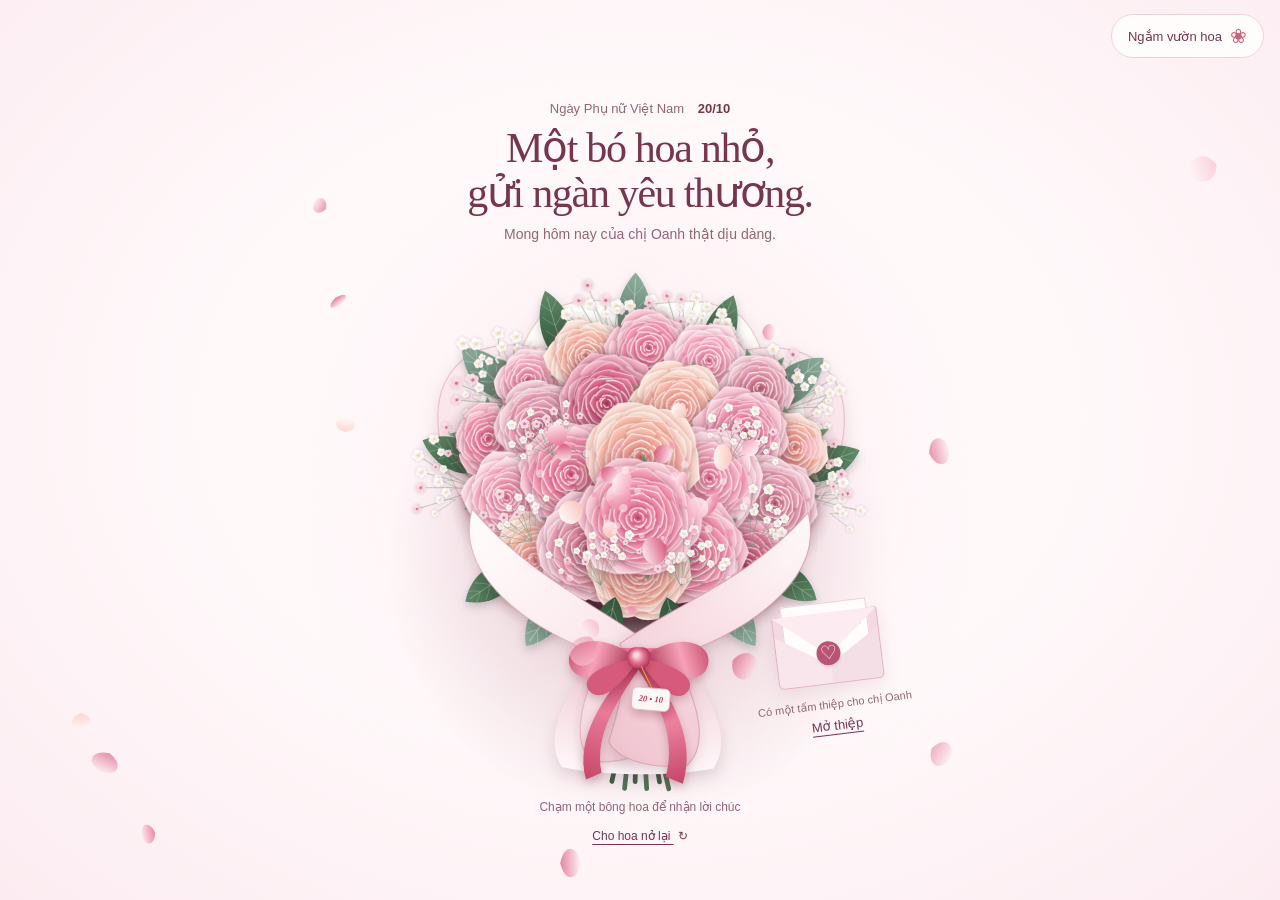
<file: index.html>
<!DOCTYPE html>
<html lang="vi">

<head>
  <meta charset="UTF-8">
  <meta name="viewport" content="width=device-width, initial-scale=1.0">
  <meta name="theme-color" content="#fff8fa">
  <meta name="description"
    content="Một bó hoa và tấm thiệp nhỏ, gửi những lời chúc dịu dàng nhân ngày Phụ nữ Việt Nam 20/10.">
  <title>Một bó hoa dành tặng chị Oanh · 20/10</title>
  <link rel="stylesheet" href="./style.css">
  <script src="./script.js" defer></script>
  <script src="./card.js" defer></script>
  <script src="./album.js" defer></script>
</head>

<body>
  <main>
    <a class="garden-link" href="./garden.html">Ngắm vườn hoa <span aria-hidden="true">❀</span></a>
    <canvas id="ambientPetalsCanvas" aria-hidden="true"></canvas>
    <header class="greeting">
      <p class="occasion">Ngày Phụ nữ Việt Nam <span>20/10</span></p>
      <h1>Một bó hoa nhỏ,<br>gửi ngàn yêu thương.</h1>
      <p class="greeting-caption">Mong hôm nay của chị Oanh thật dịu dàng.</p>
    </header>

    <div class="gift-layout">
      <section class="scene-column" aria-label="Hoa và những lời chúc 20/10">


        <div class="gift-visuals">
          <div class="bouquet-composition">
            <div id="bouquetStageWrapper" role="button" tabindex="0"
              aria-label="Bó hoa hồng. Nhấn Enter để nhận lời chúc; dùng phím mũi tên để chọn bông hoa."
              aria-describedby="bouquetHint">
              <canvas id="bouquetCanvas" aria-hidden="true"></canvas>
            </div>
            <button class="envelope-button" id="openCard" type="button" aria-haspopup="dialog"
              aria-controls="greetingCard" aria-expanded="false" hidden>
              <span class="envelope" aria-hidden="true"><span class="envelope-letter">Gửi chị Oanh</span><span
                  class="envelope-seal">♡</span></span>
              <span class="envelope-caption">Có một tấm thiệp cho chị Oanh</span>
              <span class="envelope-action">Mở thiệp</span>
            </button>
          </div>

        </div>

        <footer class="scene-footer">
          <p id="bouquetHint" class="bouquet-hint">Chạm một bông hoa để nhận lời chúc</p>
          <p id="roseWish" class="rose-wish" role="status" aria-live="polite" aria-atomic="true"></p>
          <button class="text-button" id="replayBloom" type="button">Cho hoa nở lại <span
              aria-hidden="true">↻</span></button>
        </footer>
      </section>

      <dialog id="greetingCard" class="card-dialog" aria-labelledby="cardTitle">
        <div class="letter-paper">
          <button class="close-button" id="closeCard" type="button" aria-label="Đóng thiệp">×</button>
          <div id="cardReading">
            <div class="letter-date" aria-label="Ngày 20 tháng 10"><span>20</span><span class="date-stem"
                aria-hidden="true"></span><span>10</span></div>
            <div class="card-portrait-wrap">
              <img id="cardPortraitImg" src="./photo3.jpg" alt="Ảnh trong thiệp" width="160" height="160">
            </div>
            <p class="letter-recipient">Gửi <span id="cardRecipient">chị Oanh</span>,</p>
            <h2 id="cardTitle">Chúc chị Oanh một ngày<br>thật nhiều yêu thương.</h2>
            <div class="letter-flower" aria-hidden="true">❀</div>
            <p id="cardMessage" class="letter-message"></p>
            <div class="letter-signoff">
              <p>Với thật nhiều thương mến,</p>
              <p id="cardSender" class="letter-signature"></p>
            </div>
            <div class="letter-fold" aria-hidden="true"></div>
            <div class="letter-actions"><button id="viewAlbum" class="text-button" type="button"
                aria-controls="memoryAlbum">Xem album kỷ niệm <span aria-hidden="true">♡</span></button><button
                id="editCard" class="text-button" type="button">Viết lời chúc riêng <span
                  aria-hidden="true">✎</span></button></div>
          </div>
          <form id="cardEditor" hidden>
            <p class="editor-intro">Một tấm thiệp mang lời của bạn.</p>
            <h2 id="editorTitle" class="editor-title">Viết chút yêu thương</h2>
            <label for="recipientInput">Gửi đến</label>
            <input id="recipientInput" name="recipient" maxlength="60" required autocomplete="off">
            <label for="messageInput">Lời chúc 20/10</label>
            <textarea id="messageInput" name="message" rows="7" maxlength="1500" required></textarea>
            <label for="senderInput">Người gửi</label>
            <input id="senderInput" name="sender" maxlength="60" required autocomplete="off">
            <p class="editor-hint">Lời chúc được lưu trên trình duyệt này.</p>
            <div class="editor-actions"><button class="primary-button" type="submit">Lưu lời chúc</button><button
                class="text-button" id="cancelEdit" type="button">Hủy</button></div>
          </form>
          <p id="cardStatus" class="card-status" role="status" aria-live="polite"></p>
        </div>
      </dialog>
    </div>
    <section id="memoryAlbum" class="memory-album" aria-labelledby="albumTitle" hidden>
      <header class="album-heading">
        <p class="album-note">Một chút kỷ niệm, dành riêng cho chị Oanh</p>
        <h2 id="albumTitle">Những khoảnh khắc thương yêu</h2>
        <button id="toggleAlbum" class="text-button" type="button" aria-expanded="false" aria-controls="albumPhotos">Xòe
          album <span aria-hidden="true">♡</span></button>
      </header>
      <div id="albumPhotos" class="album-photos">
        <figure class="portrait-card album-card">
          <div class="portrait-photo"><img src="./photo2.jpg"
              alt="Ảnh kỷ niệm thứ nhất" width="768" height="1024" decoding="async"></div>
          <figcaption><span class="portrait-dedication">Một nụ cười rất thương.</span><span class="portrait-date">Những
              ngày thật vui</span></figcaption>
        </figure>
        <figure class="portrait-card album-card">
          <div class="portrait-photo"><img src="./photo2.jpg"
              alt="Ảnh kỷ niệm thứ hai" width="768" height="1024" decoding="async" loading="lazy">
          </div>
          <figcaption><span class="portrait-dedication">Bình yên từ điều nhỏ.</span><span class="portrait-date">Một
              khoảnh khắc dịu dàng</span></figcaption>
        </figure>
        <figure class="portrait-card album-card">
          <div class="portrait-photo"><img src="./photo2.jpg"
              alt="Ảnh kỷ niệm thứ ba" width="768" height="1024" decoding="async" loading="lazy">
          </div>
          <figcaption><span class="portrait-dedication">Mong chị Oanh luôn rạng rỡ.</span><span class="portrait-date">Hôm nay
              và cả mai sau</span></figcaption>
        </figure>
      </div>
      <p class="album-footnote">Có những điều nhỏ, nhớ lại vẫn thấy vui.</p>
    </section>
    <noscript>
      <p class="noscript-message">Bật JavaScript để ngắm hoa nở và mở thiệp 20/10 nhé.</p>
    </noscript>
  </main>
</body>

</html>
</file>
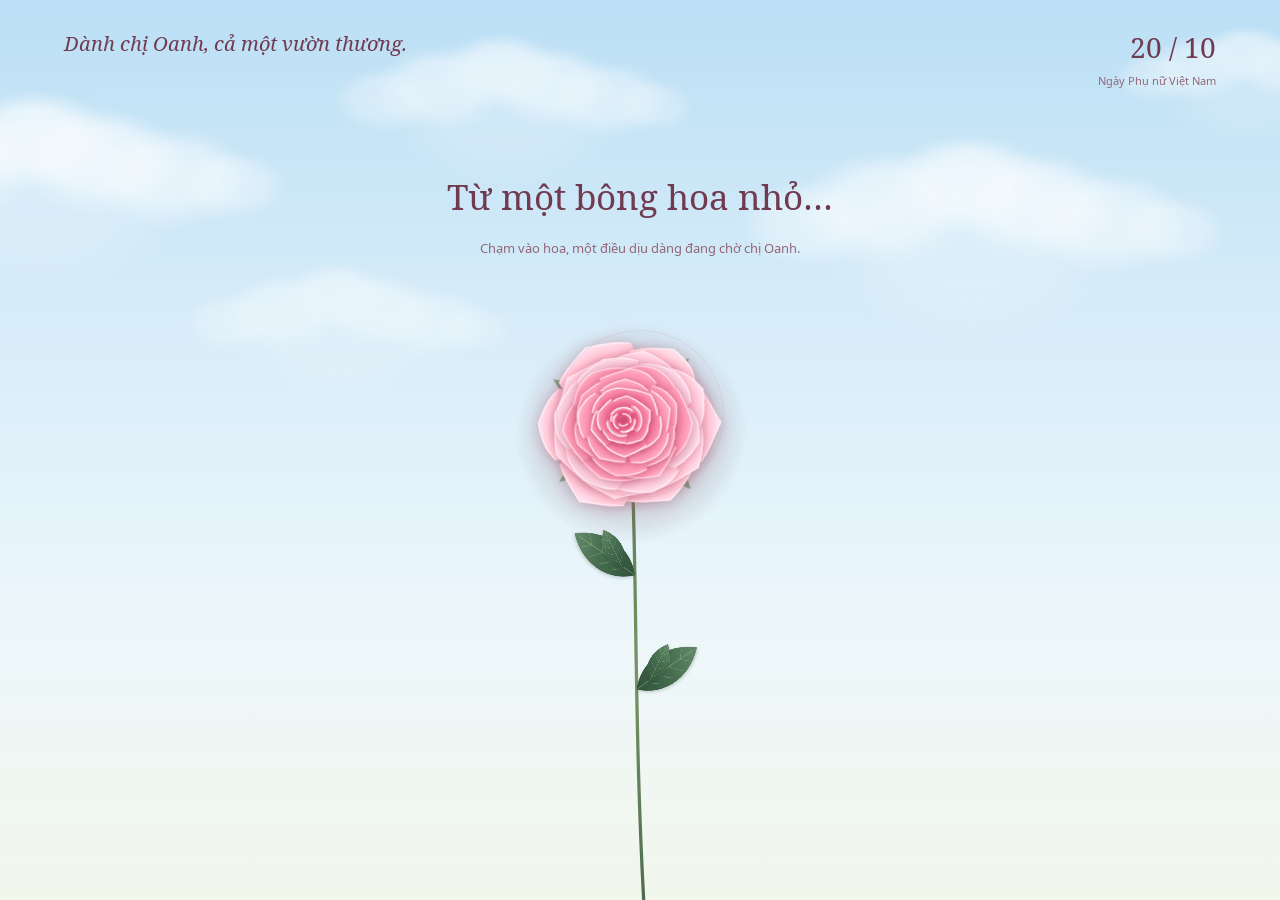
<file: garden.html>
<!DOCTYPE html>
<html lang="vi">

<head>
  <meta charset="UTF-8">
  <meta name="viewport" content="width=device-width, initial-scale=1.0">
  <meta name="theme-color" content="#bbdff5">
  <meta name="description" content="Chạm một bông hoa, đánh thức cả khu vườn và nhận một lời chúc dịu dàng ngày 20/10.">
  <title>Cả một vườn thương · 20/10</title>
  <link rel="preload" href="./assets/fonts/photo1.jpg" as="font" type="font/woff2" crossorigin>
  <link rel="preload" href="./assets/fonts/noto-sans-regular.woff2" as="font" type="font/woff2" crossorigin>
  <style>
    @font-face {
      font-family: "Noto Serif";
      src: url("./assets/fonts/noto-serif-regular.woff2") format("woff2");
      font-style: normal;
      font-weight: 400;
      font-display: swap;
    }

    @font-face {
      font-family: "Noto Serif";
      src: url("./assets/fonts/noto-serif-italic.woff2") format("woff2");
      font-style: italic;
      font-weight: 400;
      font-display: swap;
    }

    @font-face {
      font-family: "Noto Sans";
      src: url("./assets/fonts/noto-sans-regular.woff2") format("woff2");
      font-style: normal;
      font-weight: 400;
      font-display: swap;
    }

    :root {
      color-scheme: light;
      --sky: #bbdff5;
      --ink: #703a50;
      --muted: #936779;
      --rose: #c66388;
      --leaf: #6c8b71;
      --paper: #fffdfc;
      --font-letter: "Noto Serif", serif;
      font-family: "Noto Sans", sans-serif;
      color: var(--ink);
      font-synthesis: none;
    }

    * {
      box-sizing: border-box;
    }

    [hidden] {
      display: none !important;
    }

    html,
    body {
      margin: 0;
      min-width: 280px;
      min-height: 100%;
    }

    body {
      background: var(--sky);
      -webkit-tap-highlight-color: transparent;
    }

    button {
      font: inherit;
      color: inherit;
      cursor: pointer;
      touch-action: manipulation;
    }

    button:focus-visible,
    input:focus-visible,
    textarea:focus-visible {
      outline: 2px solid var(--ink);
      outline-offset: 4px;
    }

    .garden {
      position: relative;
      min-height: 560px;
      height: 100svh;
      overflow: hidden;
      isolation: isolate;
      background: linear-gradient(180deg, #bbdff5 0%, #d8edf9 37%, #edf7fb 70%, #f2f7ec 100%);
    }

    .garden::after {
      content: "";
      position: absolute;
      inset: 0;
      z-index: -2;
      pointer-events: none;
      background: radial-gradient(ellipse at 50% 110%, #d7e8caaa, transparent 58%);
      opacity: 0;
      transition: opacity 4s;
    }

    .garden.is-growing::after {
      opacity: 1;
    }

    .page-header {
      position: absolute;
      top: max(28px, env(safe-area-inset-top));
      left: clamp(24px, 5vw, 76px);
      right: clamp(24px, 5vw, 76px);
      display: flex;
      align-items: start;
      justify-content: space-between;
      gap: 24px;
      pointer-events: none;
    }

    .dedication {
      margin: 0;
      font: italic 20px/1.6 var(--font-letter);
    }

    .date {
      margin: 0;
      text-align: right;
      font-size: 11px;
      line-height: 1.7;
      color: var(--muted);
    }

    .date span {
      display: block;
      font: 28px/1.4 var(--font-letter);
      color: var(--ink);
      margin-bottom: 5px;
    }

    #flowers {
      position: absolute;
      inset: 0;
      z-index: -1;
      width: 100%;
      height: 100%;
    }

    .flower-button {
      position: absolute;
      left: 50%;
      top: 46%;
      transform: translate(-50%, -50%);
      width: 184px;
      height: 184px;
      border: 0;
      border-radius: 50%;
      background: transparent;
    }

    .flower-button::after {
      content: "";
      position: absolute;
      inset: 8px;
      border: 1px solid #d69ab23b;
      border-radius: 50%;
      transition: transform .5s, border-color .5s;
    }

    .flower-button:hover::after {
      transform: scale(1.13);
      border-color: #c6638888;
    }

    .intro {
      position: absolute;
      left: 24px;
      right: 24px;
      top: 19%;
      text-align: center;
      transition: opacity .65s, transform .65s;
      pointer-events: none;
    }

    h1 {
      margin: 0;
      font: 400 clamp(25px, 3vw, 35px)/1.5 var(--font-letter);
    }

    .intro p {
      margin: 13px 0 0;
      font-size: 13px;
      line-height: 1.7;
      color: var(--muted);
    }

    .is-growing .intro {
      opacity: 0;
      transform: translateY(12px);
    }

    .progress {
      position: absolute;
      bottom: 36px;
      left: 20px;
      right: 20px;
      margin: 0;
      text-align: center;
      font: italic 17px/1.7 var(--font-letter);
      opacity: 0;
      transition: opacity .6s;
      pointer-events: none;
      text-shadow: 0 1px 12px #fff, 0 1px 8px #fff;
    }

    .is-growing:not(.is-ready) .progress {
      opacity: 1;
    }

    .garden-actions {
      position: absolute;
      bottom: max(24px, env(safe-area-inset-bottom));
      left: 0;
      right: 0;
      display: flex;
      justify-content: center;
      flex-wrap: wrap;
      gap: 12px;
      padding: 0 16px;
    }

    .garden-actions button {
      border: 1px solid #dcb9c8;
      background: #fffdfcf2;
      border-radius: 30px;
      padding: 12px 20px;
      font-size: 12px;
      box-shadow: 0 3px 16px #76364d0c;
    }

    .garden-actions button:hover {
      background: #fae7ef;
    }

    dialog {
      width: min(480px, calc(100% - 36px));
      max-height: calc(100svh - 36px);
      padding: 0;
      border: 0;
      overflow: auto;
      background: var(--paper);
      color: var(--ink);
      box-shadow: 0 24px 100px #69394d24, 0 2px 10px #69394d12;
      scrollbar-width: none;
      -ms-overflow-style: none;
    }

    dialog::-webkit-scrollbar {
      display: none;
    }

    dialog::backdrop {
      background: #eaf5fc3d;
      backdrop-filter: blur(3px);
    }

    dialog[open] {
      animation: unfold 1s cubic-bezier(.2, .8, .2, 1) both;
    }

    .letter {
      position: relative;
      padding: 38px 42px 28px;
      text-align: center;
    }

    .letter::before {
      content: "";
      position: absolute;
      inset: 10px;
      border: 1px solid #eed6e1;
      pointer-events: none;
    }

    .close-card {
      position: absolute;
      top: 15px;
      right: 16px;
      width: 34px;
      height: 34px;
      border: 0;
      background: transparent;
      font-size: 25px;
    }

    .letter-date {
      margin: 2px 0 20px;
      font: 24px/1.4 var(--font-letter);
      color: var(--rose);
    }

    .letter-date span {
      display: inline-block;
      width: 1px;
      height: 27px;
      background: #d9aec1;
      transform: rotate(24deg);
      margin: 0 15px -5px;
    }

    .letter-sprig {
      display: block;
      margin: 0 auto 17px;
      width: 75px;
      height: 55px;
    }

    .recipient {
      font: italic 17px/1.7 var(--font-letter);
      margin: 0 0 13px;
    }

    h2 {
      font: 400 clamp(26px, 5vw, 32px)/1.5 var(--font-letter);
      margin: 0 0 24px;
      text-wrap: balance;
    }

    .message {
      font-size: 14px;
      line-height: 1.95;
      margin: 0 0 15px;
      text-wrap: pretty;
    }

    .signature {
      margin: 24px 0;
      font: italic 17px/1.8 var(--font-letter);
    }

    .recipient,
    h2,
    .message,
    .signature {
      overflow-wrap: anywhere;
    }

    h2,
    .message,
    .signature {
      white-space: pre-wrap;
    }

    .letter-actions {
      display: flex;
      flex-wrap: wrap;
      justify-content: center;
      gap: 12px 20px;
    }

    .view-garden {
      position: relative;
      border: 0;
      border-bottom: 1px solid #cba1b2;
      padding: 7px 2px;
      background: transparent;
      font-size: 12px;
    }

    .card-editor {
      text-align: left;
    }

    .card-editor h2 {
      text-align: center;
      margin-bottom: 20px;
      font-size: 25px;
    }

    .card-editor label {
      display: block;
      margin: 16px 0 7px;
      font-size: 13px;
    }

    .card-editor input,
    .card-editor textarea {
      display: block;
      width: 100%;
      min-width: 0;
      padding: 10px 12px;
      border: 1px solid #dcb9c8;
      border-radius: 4px;
      background: #fff9fb;
      color: var(--ink);
      font: 16px/1.6 "Noto Sans", sans-serif;
    }

    .card-editor textarea {
      resize: vertical;
    }

    .editor-hint,
    .card-status {
      color: var(--muted);
      font-size: 12px;
      line-height: 1.7;
    }

    .card-status {
      margin: 0;
    }

    .card-status:not(:empty) {
      margin-top: 16px;
    }

    .editor-actions {
      display: flex;
      align-items: center;
      flex-wrap: wrap;
      gap: 20px;
      margin-top: 20px;
    }

    .save-card {
      border: 1px solid var(--ink);
      border-radius: 24px;
      padding: 11px 18px;
      background: var(--ink);
      color: var(--paper);
      font-size: 13px;
    }

    .noscript {
      position: absolute;
      top: 30%;
      left: 20px;
      right: 20px;
      text-align: center;
      line-height: 1.8;
    }

    @keyframes unfold {
      from {
        opacity: 0;
        transform: translateY(35px) rotate(-2deg) scale(.94);
      }

      to {
        opacity: 1;
        transform: none;
      }
    }

    @media (max-width: 600px) {
      .dedication {
        font-size: 18px;
        max-width: 150px;
      }

      .date {
        max-width: 130px;
        font-size: 10px;
      }

      .date span {
        font-size: 25px;
      }

      .letter {
        padding: 35px 26px 25px;
      }

      .intro {
        top: 18%;
      }

      h1 {
        font-size: clamp(23px, 5.8vw, 28px);
      }
    }

    @media (max-height: 600px) and (min-width: 600px) {
      .garden {
        min-height: 360px;
      }

      .intro {
        top: 38%;
        right: auto;
        width: 30%;
        text-align: left;
      }

      h1 {
        font-size: 24px;
      }

      .intro p {
        margin-top: 6px;
      }

      .page-header {
        top: 20px;
      }
    }

    @media (prefers-reduced-motion: reduce) {

      *,
      *::before,
      *::after {
        animation: none !important;
        transition: none !important;
      }
    }
  </style>
</head>

<body>
  <main class="garden" id="garden">
    <header class="page-header">
      <p class="dedication">Dành chị Oanh, cả một vườn thương.</p>
      <p class="date"><span>20 / 10</span>Ngày Phụ nữ Việt Nam</p>
    </header>
    <canvas id="flowers" aria-hidden="true"></canvas>
    <button class="flower-button" id="bloom" type="button" aria-label="Chạm để cả vườn hoa nở"
      aria-describedby="introHint"></button>
    <div class="intro" id="intro">
      <h1>Từ một bông hoa nhỏ…</h1>
      <p id="introHint">Chạm vào hoa, một điều dịu dàng đang chờ chị Oanh.</p>
    </div>
    <p class="progress" id="status" role="status" aria-live="polite" aria-atomic="true"></p>
    <nav class="garden-actions" id="actions" aria-label="Vườn hoa và thiệp" hidden>
      <button id="readCard" type="button" aria-haspopup="dialog" aria-controls="wishCard">Đọc lại thiệp</button>
      <button id="replay" type="button">Cho hoa nở lại</button>
    </nav>
    <dialog id="wishCard" aria-labelledby="cardTitle">
      <article class="letter">
        <button class="close-card" id="closeCard" type="button" aria-label="Đóng thiệp">×</button>
        <p class="letter-date">20<span aria-hidden="true"></span>10</p>
        <svg class="letter-sprig" viewBox="0 0 90 64" fill="none" aria-hidden="true">
          <path d="M45 59 Q41 40 46 21 M44 49 Q25 47 23 35 Q39 33 44 49 M44 40 Q60 39 65 28 Q51 28 44 40"
            stroke="#78947a" stroke-width="1.2" fill="#dfe9d9" />
          <g fill="#ecc1d2" stroke="#c9789a" stroke-width=".6">
            <ellipse cx="39" cy="17" rx="8" ry="12" transform="rotate(-40 39 17)" />
            <ellipse cx="52" cy="17" rx="8" ry="12" transform="rotate(40 52 17)" />
            <ellipse cx="45" cy="15" rx="8" ry="12" />
            <path d="M30 19 Q44 17 45 30 Q33 32 30 19 M60 19 Q46 17 45 30 Q58 32 60 19" />
          </g>
        </svg>
        <div id="cardReading">
          <p class="recipient">Gửi <span id="cardRecipient">chị Oanh thương mến</span>,</p>
          <h2 id="cardTitle">Mong những điều đẹp đẽ<br>luôn nở bên chị Oanh.</h2>
          <div id="cardMessage">
            <p class="message">Một bông hoa có thể làm một ngày thêm đẹp.<br>Còn chị Oanh, làm thế giới này dịu dàng hơn.</p>
            <p class="message">Nhân ngày 20/10, chúc chị Oanh luôn được yêu thương, trân trọng và có thật nhiều niềm vui.
              Mong chị Oanh đủ bình yên để tận hưởng những điều nhỏ bé, đủ tự tin để theo đuổi những điều mình yêu.</p>
            <p class="message">Hôm nay và cả những ngày sau,<br>hãy cứ rạng rỡ theo cách của riêng mình nhé.</p>
          </div>
          <p class="signature" id="cardSignature">Gửi chị Oanh thật nhiều thương mến ♡</p>
          <div class="letter-actions">
            <button class="view-garden" id="viewGarden" type="button" autofocus>Ngắm vườn hoa</button>
            <button class="view-garden" id="editCard" type="button">Viết lời chúc riêng</button>
          </div>
        </div>
        <form class="card-editor" id="cardEditor" hidden>
          <h2 id="editorTitle">Viết chút yêu thương</h2>
          <label for="recipientInput">Gửi đến</label>
          <input id="recipientInput" name="recipient" maxlength="60" required autocomplete="off">
          <label for="titleInput">Tiêu đề thiệp</label>
          <textarea id="titleInput" name="title" rows="2" maxlength="160" required></textarea>
          <label for="messageInput">Lời chúc 20/10</label>
          <textarea id="messageInput" name="message" rows="7" maxlength="3000" required></textarea>
          <label for="signatureInput">Chữ ký</label>
          <input id="signatureInput" name="signature" maxlength="120" required autocomplete="off">
          <p class="editor-hint">Lời chúc được lưu trên trình duyệt này. Cách một dòng để bắt đầu đoạn mới.</p>
          <div class="editor-actions">
            <button class="save-card" type="submit">Lưu lời chúc</button>
            <button class="view-garden" id="cancelEdit" type="button">Hủy</button>
          </div>
        </form>
        <p class="card-status" id="cardStatus" role="status" aria-live="polite"></p>
      </article>
    </dialog>
    <noscript>
      <p class="noscript">Bật JavaScript để chạm vào hoa và mở thiệp nhé.<br>Chúc chị Oanh ngày 20/10 bình an, rạng rỡ và
        tràn đầy yêu thương!</p>
    </noscript>
  </main>
  <script src="./garden-botany.js"></script>
  <script src="./garden-card.js"></script>
  <script>
    (() => {
      'use strict';
      const garden = document.getElementById('garden');
      const canvas = document.getElementById('flowers');
      const ctx = canvas.getContext('2d');
      const bloomButton = document.getElementById('bloom');
      const card = document.getElementById('wishCard');
      const actions = document.getElementById('actions');
      const status = document.getElementById('status');
      const motion = matchMedia('(prefers-reduced-motion: reduce)');
      const TAU = Math.PI * 2;
      const clamp = n => Math.max(0, Math.min(1, n));
      const ease = n => 1 - Math.pow(1 - clamp(n), 3);
      let seed = 2010;
      const random = () => { seed = seed * 16807 % 2147483647; return (seed - 1) / 2147483646; };
      const { createRealisticRoseSprite, createRoseBudSprite, drawBotanicalLeaf } = window.GardenBotany;
      const paletteKeys = ['sweetBlush', 'pastelPink', 'creamPeach', 'pearlVintage', 'berryRomance', 'paleGreen', 'skyBlue', 'pearlWhite'];
      // Bake the soft focus and bloom into the sprites once, keeping the live scene light.
      function softenPetals(source, logicalSize, radius) {
        const image = document.createElement('canvas');
        image.width = source.width; image.height = source.height;
        const c = image.getContext('2d');
        const pixelRatio = source.width / logicalSize;
        c.globalAlpha = .3;
        c.filter = `blur(${radius * .13 * pixelRatio}px) brightness(1.35)`;
        c.drawImage(source, 0, 0);
        c.globalAlpha = 1;
        c.filter = `blur(${radius * .009 * pixelRatio}px) brightness(1.06)`;
        c.drawImage(source, 0, 0);
        return image;
      }
      // Use the same layered roses as index.html, cached at the sizes used in this scene.
      // Fully open flowers need only one draw instead of repainting every petal each frame.
      function prepareRose(config) {
        const rose = createRealisticRoseSprite(config);
        rose.whorlCanvases = rose.whorlCanvases.map(layer => softenPetals(layer, rose.logicalSize, rose.radius));
        const openCanvas = document.createElement('canvas');
        openCanvas.width = rose.baseCanvas.width;
        openCanvas.height = rose.baseCanvas.height;
        const c = openCanvas.getContext('2d');
        c.drawImage(rose.baseCanvas, 0, 0);
        rose.whorlCanvases.forEach(layer => c.drawImage(layer, 0, 0));
        return { ...rose, openCanvas };
      }
      const sprites = paletteKeys.flatMap((paletteKey, i) => ['garden', 'classic', 'peony'].map((variety, j) => prepareRose({
        radius: 46, paletteKey, variety, seed: 2010 + i * 107 + j * 41,
        tiltX: (j - 1) * .65, tiltY: -.2 + (i % 5) * .08, hasDewdrop: j === 0
      })));
      const heroSprite = prepareRose({ radius: 86, paletteKey: 'sweetBlush', variety: 'garden', tiltX: -.22, tiltY: -.3, seed: 2010, hasDewdrop: true });
      const budSprites = paletteKeys.map(paletteKey => {
        const bud = createRoseBudSprite({ paletteKey });
        return { ...bud, canvas: softenPetals(bud.canvas, bud.logicalSize, bud.radius) };
      });
      const leafCanvas = document.createElement('canvas');
      leafCanvas.width = 300; leafCanvas.height = 200;
      const leafContext = leafCanvas.getContext('2d');
      leafContext.scale(2, 2);
      drawBotanicalLeaf(leafContext, 20, 50, 0, 100, 31);
      // Soft cloud puffs are painted once, then drift behind the flowers.
      const cloudCanvas = document.createElement('canvas');
      cloudCanvas.width = 720; cloudCanvas.height = 360;
      const cloudContext = cloudCanvas.getContext('2d');
      const cloudPuffs = [
        [125, 164, 92, .52], [225, 143, 119, .67], [333, 112, 104, .81],
        [420, 141, 111, .75], [519, 163, 108, .61], [600, 174, 75, .43],
        [340, 183, 219, .3]
      ];
      cloudPuffs.forEach(([x, y, radius, opacity]) => {
        cloudContext.save(); cloudContext.translate(x, y); cloudContext.scale(1, .64);
        const puff = cloudContext.createRadialGradient(0, -radius * .12, radius * .16, 0, 0, radius);
        puff.addColorStop(0, `rgba(255,255,255,${opacity})`);
        puff.addColorStop(.48, `rgba(255,255,255,${opacity * .87})`);
        puff.addColorStop(.8, `rgba(255,255,255,${opacity * .3})`);
        puff.addColorStop(1, 'rgba(255,255,255,0)');
        cloudContext.fillStyle = puff; cloudContext.beginPath(); cloudContext.arc(0, 0, radius, 0, TAU); cloudContext.fill();
        cloudContext.restore();
      });
      const clouds = [
        { x: .04, y: .17, size: .42, opacity: .82, speed: 2.7 },
        { x: .4, y: .09, size: .32, opacity: .67, speed: 3.8 },
        { x: .77, y: .22, size: .43, opacity: .78, speed: 2.2 },
        { x: .27, y: .34, size: .29, opacity: .52, speed: 4.1 },
        { x: .98, y: .07, size: .25, opacity: .59, speed: 3.1 }
      ];
      const whorlDelays = [0, .12, .24, .34];
      const closedScales = [.44, .36, .28, .38];
      const twistAngles = [.52, -.78, 1.05, -1.35];
      const flowers = [];
      // Distant flowers are smaller and paler; foreground flowers grow taller and fuller.
      for (let row = 0; row < 5; row++) {
        const count = 24 + row * 2;
        for (let i = 0; i < count; i++) {
          const x = (i + random()) / count;
          flowers.push({
            x, y: .49 + row * .092 + (random() - .5) * .22, depth: row,
            radius: 17 + row * 5 + random() * 15,
            stem: .18 + random() * .22,
            bend: (random() - .5) * 65,
            phase: random() * TAU, rotation: (random() - .5) * .9,
            sprite: Math.floor(random() * sprites.length),
            delay: .3 + Math.abs(x - .5) * 4.2 + row * .36 + random() * .9,
            alpha: .6 + row * .1, tilt: .8 + random() * .2,
            offsetX: 0, offsetY: 0, hover: 0
          });
        }
      }
      // Keep some flowers as closed buds, scattered through all five depth layers.
      for (let i = 0; i < 20; i++) {
        const row = Math.floor(i / 4);
        flowers.push({
          x: (i % 4 + .25 + random() * .5) / 4,
          y: .45 + row * .087 + (random() - .5) * .065,
          depth: row, radius: 13 + row * 2.5 + random() * 4,
          stem: .2 + random() * .15, bend: (random() - .5) * 45,
          phase: random() * TAU, rotation: (random() - .5) * .5,
          bud: true, sprite: i * 3 % budSprites.length,
          delay: .6 + random() * 2.4 + row * .4,
          alpha: .75 + row * .06, tilt: 1,
          offsetX: 0, offsetY: 0, hover: 0
        });
      }
      flowers.sort((a, b) => a.depth - b.depth);
      const petals = Array.from({ length: 18 }, () => ({ x: random(), y: random(), phase: random() * TAU, size: 3 + random() * 4, speed: 9 + random() * 12 }));
      const hero = { x: .5, y: .46, radius: 76, stem: .25, bend: 5, phase: 0, rotation: -.15, tilt: .95, offsetX: 0, offsetY: 0, hover: 0 };
      const pointer = { x: -1000, y: -1000 };
      let width = 0, height = 0, scale = 1, frame = 0, lastFrame = 0;
      let sceneTime = 0;
      let state = 'idle', started = 0, pausedAt = 0;

      function leaf(x, y, direction, size, flutter) {
        ctx.save(); ctx.translate(x, y); ctx.scale(direction, 1); ctx.rotate(-.58 + flutter);
        ctx.drawImage(leafCanvas, -size * .2, -size * .5, size * 1.5, size);
        ctx.restore();
      }

      function drawFlower(f, growth, time, smoothing, isHero = false) {
        if (growth <= 0) return;
        const p = ease(growth);
        const x = f.x * width;
        const targetY = f.y * height;
        const root = Math.max(height * 1.04, targetY + f.stem * height);
        const y = root - (root - targetY) * p;
        // A traveling breeze bends taller stems more, with a small individual flutter.
        const wind = motion.matches ? 0 : Math.sin(time * .00125 + f.x * 4.5) * .72 + Math.sin(time * .002 + f.phase) * .28;
        const lean = wind * (isHero ? .06 : .048);
        const sway = Math.sin(lean) * (root - y) * p;
        const r = f.radius * scale;
        const dx = x - pointer.x, dy = y - pointer.y;
        const distance = Math.hypot(dx, dy);
        const proximity = !motion.matches && !card.open ? clamp(1 - distance / (r * 2.3)) : 0;
        f.offsetX += ((dx / (distance || 1)) * proximity * r * .13 - f.offsetX) * smoothing;
        f.offsetY += ((dy / (distance || 1)) * proximity * r * .08 - f.offsetY) * smoothing;
        f.hover += (proximity - f.hover) * smoothing;
        const headX = x + sway + f.offsetX;
        const headY = y + (1 - Math.cos(lean)) * (root - y) + f.offsetY;
        const baseX = x + f.bend * scale;
        const controlX1 = x - f.bend * scale + sway * .15;
        const controlY1 = root - (root - headY) * .4;
        const controlX2 = headX + 8 * scale + sway * .12;
        const controlY2 = headY + (root - headY) * .22;
        ctx.save(); ctx.globalAlpha = isHero ? 1 : Math.min(1, f.alpha) * clamp(growth * 3);
        const stemColor = ctx.createLinearGradient(baseX - 2, root, headX + 2, headY);
        stemColor.addColorStop(0, '#46664c'); stemColor.addColorStop(.5, '#789265'); stemColor.addColorStop(1, '#587b53');
        ctx.strokeStyle = stemColor;
        ctx.lineWidth = isHero ? 2.8 * scale : Math.max(1, r * .05);
        ctx.lineCap = 'round';
        ctx.beginPath(); ctx.moveTo(baseX, root);
        ctx.bezierCurveTo(controlX1, controlY1, controlX2, controlY2, headX, headY);
        ctx.stroke();
        if (growth > .15) {
          // Attach each leaf to the actual curved stem so the whole plant moves together.
          (isHero ? [.42, .64] : [.38, .64]).forEach((t, i) => {
            const u = 1 - t;
            const lx = u ** 3 * baseX + 3 * u * u * t * controlX1 + 3 * u * t * t * controlX2 + t ** 3 * headX;
            const ly = u ** 3 * root + 3 * u * u * t * controlY1 + 3 * u * t * t * controlY2 + t ** 3 * headY;
            const length = r * (isHero ? .85 : .95) * p;
            leaf(lx, ly, i ? -1 : 1, length, wind * .085);
            if (isHero) leaf(lx + (i ? -10 : 10) * scale, ly - 5 * scale, i ? -1 : 1, length * .6, -.5 + wind * .09);
          });
        }
        ctx.translate(headX, headY);
        ctx.rotate(f.rotation + wind * .095 + f.offsetX * .003);
        const breath = motion.matches ? 1 : 1 + Math.sin(time * .0014 + f.phase) * .008;
        ctx.scale(breath * (1 + f.hover * .04), f.tilt * breath * (1 + f.hover * .04));
        if (f.bud) {
          const bud = budSprites[f.sprite];
          const size = bud.logicalSize * r / bud.radius;
          ctx.scale(.4 + p * .6, .4 + p * .6);
          ctx.drawImage(bud.canvas, -size / 2, -size / 2, size, size);
          ctx.restore();
          return;
        }
        const rose = isHero ? heroSprite : sprites[f.sprite];
        const size = rose.logicalSize * r / rose.radius;
        if (growth >= 1) {
          ctx.drawImage(rose.openCanvas, -size / 2, -size / 2, size, size);
        } else {
          ctx.save(); ctx.scale(.5 + p * .5, .5 + p * .5);
          ctx.drawImage(rose.baseCanvas, -size / 2, -size / 2, size, size); ctx.restore();
          rose.whorlCanvases.forEach((layer, i) => {
            const open = ease((growth - whorlDelays[i]) / (1 - whorlDelays[i]));
            const unfurl = closedScales[i] + (1 - closedScales[i]) * open;
            ctx.save(); ctx.rotate((1 - open) * twistAngles[i]);
            ctx.scale(unfurl, unfurl * (.78 + open * .22));
            ctx.drawImage(layer, -size / 2, -size / 2, size, size); ctx.restore();
          });
        }
        ctx.restore();
      }

      function drawPetals(elapsed, time) {
        ctx.save();
        petals.forEach(petal => {
          const x = ((petal.x * width + time * .009 + Math.sin(time * .0006 + petal.phase) * 35) % (width + 60)) - 30;
          const y = ((petal.y * height + time * petal.speed * .001) % (height + 60)) - 30;
          ctx.save(); ctx.globalAlpha = Math.min(elapsed / 3, 1) * .55;
          ctx.translate(x, y); ctx.rotate(petal.phase + time * .0007);
          ctx.scale(.55 + Math.abs(Math.sin(time * .001 + petal.phase)) * .45, 1);
          const color = ctx.createLinearGradient(0, -petal.size, 0, petal.size);
          color.addColorStop(0, '#fff3f7'); color.addColorStop(1, '#d887a6'); ctx.fillStyle = color;
          ctx.beginPath(); ctx.moveTo(0, -petal.size);
          ctx.bezierCurveTo(petal.size * 1.3, -petal.size, petal.size * .8, petal.size * .8, 0, petal.size);
          ctx.bezierCurveTo(-petal.size, petal.size * .2, -petal.size * .6, -petal.size * .9, 0, -petal.size);
          ctx.fill(); ctx.restore();
        });
        ctx.restore();
      }

      function drawClouds(time) {
        ctx.save();
        clouds.forEach(cloud => {
          const cloudWidth = Math.max(240, width * cloud.size);
          const travel = width + cloudWidth * 2;
          const x = ((cloud.x * width + time * cloud.speed * .001 + cloudWidth) % travel) - cloudWidth;
          const y = height * cloud.y;
          ctx.globalAlpha = cloud.opacity;
          ctx.drawImage(cloudCanvas, x - cloudWidth * .5, y - cloudWidth * .18, cloudWidth, cloudWidth * cloudCanvas.height / cloudCanvas.width);
        });
        ctx.restore();
      }

      function openCard() {
        if (!card.open) card.showModal();
      }
      function finish() {
        state = 'ready'; garden.classList.add('is-ready'); actions.hidden = false;
        status.textContent = 'Cả vườn hoa đã nở. Một tấm thiệp dành tặng chị Oanh.';
        openCard();
      }
      function draw(time) {
        frame = 0;
        const delta = lastFrame ? Math.min(50, time - lastFrame) : 16.67;
        lastFrame = time;
        if (!motion.matches) sceneTime += delta;
        const smoothing = motion.matches ? 1 : 1 - Math.exp(-delta / 140);
        ctx.clearRect(0, 0, width, height);
        drawClouds(sceneTime);
        const elapsed = state === 'idle' ? 0 : (time - started) / 1000;
        const instant = motion.matches && state !== 'idle';
        if (state !== 'idle') {
          flowers.forEach(f => drawFlower(f, state === 'ready' || instant ? 1 : clamp((elapsed - f.delay) / 1.9), sceneTime, smoothing));
        }
        drawFlower(hero, state === 'idle' ? .72 : state === 'ready' || instant ? 1 : .72 + .28 * clamp(elapsed / 1.8), sceneTime, smoothing, true);
        if (state !== 'idle' && !motion.matches) drawPetals(elapsed, sceneTime);
        if (state === 'growing' && (instant || elapsed >= 6.8)) finish();
        if (!motion.matches && !document.hidden) frame = requestAnimationFrame(draw);
      }
      function render() {
        cancelAnimationFrame(frame);
        if (!document.hidden) frame = requestAnimationFrame(draw);
      }
      garden.addEventListener('pointermove', event => {
        if (event.pointerType !== 'mouse' || motion.matches) return;
        const rect = garden.getBoundingClientRect();
        pointer.x = event.clientX - rect.left; pointer.y = event.clientY - rect.top;
      });
      garden.addEventListener('pointerleave', () => { pointer.x = pointer.y = -1000; });
      function resize() {
        const rect = garden.getBoundingClientRect();
        width = rect.width; height = rect.height;
        scale = Math.min(1.22, Math.max(.68, width / 1100));
        const dpr = Math.min(devicePixelRatio || 1, 2);
        canvas.width = Math.round(width * dpr); canvas.height = Math.round(height * dpr);
        ctx.setTransform(dpr, 0, 0, dpr, 0, 0); render();
      }
      function start() {
        if (state !== 'idle') return;
        state = 'growing'; started = performance.now();
        garden.classList.add('is-growing'); bloomButton.hidden = true;
        document.getElementById('intro').setAttribute('aria-hidden', 'true');
        status.textContent = 'Từ một bông hoa, cả khu vườn đang thức giấc…'; render();
      }
      function closeCard() { card.close(); }
      bloomButton.addEventListener('click', start);
      document.getElementById('readCard').addEventListener('click', openCard);
      document.getElementById('closeCard').addEventListener('click', closeCard);
      document.getElementById('viewGarden').addEventListener('click', closeCard);
      card.addEventListener('close', () => document.getElementById('readCard').focus({ preventScroll: true }));
      document.getElementById('replay').addEventListener('click', () => {
        state = 'idle'; garden.classList.remove('is-growing', 'is-ready');
        actions.hidden = true; bloomButton.hidden = false; status.textContent = '';
        document.getElementById('intro').removeAttribute('aria-hidden');
        bloomButton.focus({ preventScroll: true }); render();
      });
      document.addEventListener('visibilitychange', () => {
        if (document.hidden) { pausedAt = performance.now(); cancelAnimationFrame(frame); frame = 0; lastFrame = 0; }
        else { if (pausedAt && state === 'growing') started += performance.now() - pausedAt; pausedAt = 0; render(); }
      });
      motion.addEventListener('change', render);
      new ResizeObserver(resize).observe(garden);
      resize();
    })();
  </script>
</body>

</html>
</file>
<file: style.css>
:root {
  --paper: #fffdfb;
  --blush: #fff8fa;
  --rose: #c7637d;
  --ink: #76364d;
  --muted: #916674;
  --line: #ecd3db;
  --bouquet-size: clamp(210px, calc(100dvh - 300px), 560px);
  color: var(--ink);
  font-family: "Segoe UI", Arial, sans-serif;
  font-synthesis: none;
}
* { box-sizing: border-box; }
[hidden] { display: none !important; }
html, body { margin: 0; min-width: 320px; min-height: 100%; }
body {
  background: radial-gradient(ellipse at 50% 46%, #fffdfd 0%, #fff9fa 47%, #fcecf1 100%);
  -webkit-tap-highlight-color: transparent;
}
button, input, textarea { font: inherit; }
button { color: inherit; cursor: pointer; touch-action: manipulation; }
button:focus-visible, a:focus-visible, [tabindex]:focus-visible, input:focus-visible, textarea:focus-visible {
  outline: 2px solid var(--ink); outline-offset: 5px;
}
main {
  min-height: 100vh; min-height: 100dvh;
  display: grid; align-content: center;
  position: relative; isolation: isolate;
  padding: max(72px, calc(env(safe-area-inset-top) + 64px)) clamp(16px, 3vw, 48px) max(16px, env(safe-area-inset-bottom));
}
.garden-link {
  position: absolute; top: max(14px, env(safe-area-inset-top));
  right: max(16px, env(safe-area-inset-right)); z-index: 4;
  display: inline-flex; align-items: center; gap: 8px;
  min-height: 44px; padding: 10px 16px; border: 1px solid var(--line); border-radius: 24px;
  background: var(--paper); color: var(--ink); font-size: 13px; text-decoration: none;
}
.garden-link:hover { background: #fae7ef; }
.garden-link span { color: var(--rose); font-size: 20px; line-height: 1; }
.gift-layout {
  width: min(100%, 1040px); margin-inline: auto;
  display: grid; grid-template-columns: minmax(0, 1fr); align-items: start;
  gap: 32px clamp(28px, 4vw, 60px);
}
.scene-column { min-width: 0; display: flex; flex-direction: column; align-items: center; }
.gift-visuals {
  width: 100%; margin: 4px auto 0; display: grid; place-items: center;
}
.portrait-card {
  position: relative; min-width: 0; width: 100%; max-width: 275px;
  justify-self: center; margin: 0; padding: 10px 10px 0;
  background: var(--paper); border: 1px solid #ecd3db99;
  box-shadow: 0 14px 40px #76364d10, 0 2px 7px #76364d08;
  transform-origin: top left;
}
.portrait-photo { overflow: hidden; aspect-ratio: 3 / 4; background: #f3e4e5; }
.portrait-photo img { display: block; width: 100%; height: 100%; object-fit: cover; object-position: center; }
.portrait-card figcaption { padding: 19px 6px 20px; text-align: center; }
.portrait-dedication { display: block; font: italic clamp(16px, 1.6vw, 21px)/1.45 "Palatino Linotype", Georgia, serif; text-wrap: pretty; }
.portrait-date { display: block; color: var(--muted); margin-top: 11px; font-size: 10px; line-height: 1.6; }
main::before {
  content: ''; position: absolute; left: 50%; top: 52%; z-index: -1;
  width: min(90vw, 700px); aspect-ratio: 1;
  transform: translate(-50%, -50%); border-radius: 50%;
  background: radial-gradient(circle, rgba(252, 210, 223, .45), rgba(254, 235, 242, .16) 57%, transparent 73%);
  filter: blur(26px); pointer-events: none;
}
.greeting { width: fit-content; max-width: 100%; margin: 0 auto 8px; transform-origin: top left; position: relative; z-index: 1; text-align: center; }
.occasion { margin: 0 0 10px; font-size: 13px; color: var(--muted); }
.occasion span { margin-left: 10px; color: var(--ink); font-weight: 600; }
h1, h2, .letter-recipient { font-family: "Palatino Linotype", "Book Antiqua", Palatino, Georgia, serif; font-weight: 400; }
h1 { margin: 0; font-size: clamp(28px, 3.4vw, 42px); line-height: 1.08; letter-spacing: -1.3px; }
.greeting-caption { font-size: 14px; color: var(--muted); margin: 10px 0 0; }
.bouquet-composition {
  position: relative; min-width: 0; margin: -12px auto -8px;
  width: min(100%, var(--bouquet-size));
  transform-origin: top left;
}
#bouquetStageWrapper {
  position: relative; width: 100%; aspect-ratio: 1; border-radius: 45%;
  cursor: pointer; touch-action: manipulation;
  animation: bouquet-entrance 1.15s cubic-bezier(.16, 1, .3, 1) both;
}
#bouquetCanvas { width: 100%; height: 100%; display: block; }
.envelope-button {
  position: absolute; right: 8px; top: 66%; width: clamp(126px, 29%, 164px);
  padding: 0; border: 0; background: transparent; text-align: center;
  transform: rotate(-7deg); animation: envelope-arrival .8s cubic-bezier(.2,.8,.2,1) both;
}
.envelope {
  position: relative; display: block; width: 106px; height: 72px; margin: 0 auto 12px;
  background: #f5d9e2; border: 1px solid #e3b5c4; border-radius: 2px 2px 5px 5px;
  box-shadow: 0 8px 18px #76364d18;
}
.envelope::before {
  content: ''; position: absolute; inset: 0; z-index: 2;
  background: linear-gradient(32deg, #f9e6ec 49%, transparent 50%) left / 51% 100% no-repeat,
              linear-gradient(-32deg, #f5dfe7 49%, transparent 50%) right / 51% 100% no-repeat;
  border-radius: inherit;
}
.envelope::after {
  content: ''; position: absolute; inset: -1px -1px 0; z-index: 3;
  background: #fcebf0; clip-path: polygon(0 0, 100% 0, 50% 61%);
  transform-origin: top; transition: transform .4s ease;
}
.envelope-letter {
  position: absolute; inset: -11px 9px 9px; padding: 12px 0 0;
  background: var(--paper); border: 1px solid var(--line);
  font-family: Georgia, serif; font-style: italic; font-size: 13px;
  transition: transform .4s ease;
}
.envelope-seal {
  position: absolute; left: calc(50% - 12px); top: 28px; z-index: 4;
  width: 24px; height: 24px; border-radius: 50%; background: #b85575;
  color: #fff6f8; font: 19px/24px Georgia, serif; box-shadow: 0 2px 3px #76364d22;
}
.envelope-caption, .envelope-action { display: block; font-size: 11px; line-height: 1.5; }
.envelope-caption { color: var(--muted); }
.envelope-action { font-size: 13px; text-decoration: underline; text-underline-offset: 4px; margin-top: 3px; }
@media (hover: hover) {
  .envelope-button:hover .envelope-letter { transform: translateY(-7px); }
  .envelope-button:hover .envelope::after { transform: rotateX(35deg); }
}
.scene-footer { transform-origin: top left; width: min(100%, 540px); margin-top: 6px; text-align: center; position: relative; z-index: 1; }
.bouquet-hint { font-size: 12px; color: var(--muted); margin: 0; }
.rose-wish { font: italic 17px/1.6 Georgia, serif; margin: 6px auto 2px; max-width: 440px; min-height: 54px; text-wrap: pretty; }
.rose-wish:empty { min-height: 0; margin: 0; }
.rose-wish.is-new { animation: wish-arrival .4s ease both; }
.text-button { border: 0; background: transparent; padding: 12px 8px; font-size: 12px; text-decoration: underline; text-underline-offset: 4px; }
.text-button span { display: inline-block; margin-left: 4px; text-decoration: none; }
#replayBloom { margin-top: 3px; }
#ambientPetalsCanvas { position: fixed; inset: 0; width: 100%; height: 100%; display: block; pointer-events: none; z-index: 2; }
.card-dialog {
  position: relative; z-index: 3; inset: auto; justify-self: center; align-self: start;
  width: min(100%, 620px); min-width: 0; max-width: none; max-height: none; margin: 0;
  padding: 0; border: 0; border-radius: 5px; color: var(--ink);
  background: var(--paper); box-shadow: 0 20px 70px #76364d14, 0 2px 8px #76364d0d;
  overflow: visible; scroll-margin-block: 24px;
}
.card-dialog[open] { animation: letter-open .45s .4s cubic-bezier(.16,1,.3,1) both; }
.letter-paper { position: relative; padding: 18px 30px 10px; background: linear-gradient(90deg, transparent 49.7%, #eedde33b 50%, transparent 50.3%), var(--paper); }
.letter-paper::before { content: ''; position: absolute; inset: 10px; border: 1px solid #ecd3db99; border-radius: 2px; pointer-events: none; }
.close-button { position: absolute; right: 15px; top: 14px; z-index: 1; width: 36px; height: 36px; background: transparent; border: 0; border-radius: 50%; font-size: 25px; font-weight: 300; }
.close-button:hover { background: #f9eaf0; }
.letter-date { display: flex; align-items: center; justify-content: center; gap: 13px; font: 28px/1.1 Georgia, serif; color: var(--rose); margin: 0 0 10px; }
/* ── Khung ảnh trong thiệp ── */
.card-portrait-wrap { text-align: center; margin: 4px 0 14px; }
#cardPortraitImg {
  display: block; margin: 0 auto;
  width: 120px; height: 120px;
  border-radius: 50%; object-fit: cover; object-position: center;
  border: 3.5px solid #ecd3db;
  box-shadow: 0 4px 20px #76364d22, 0 0 0 5px #fff6f8, 0 0 0 7px #f0d0dc44;
}
.date-stem { width: 1px; height: 32px; background: var(--line); transform: rotate(25deg); }
.letter-recipient { margin: 0 0 10px; font-size: 19px; overflow-wrap: anywhere; }
#cardTitle { margin: 0; font-size: 31px; line-height: 1.2; letter-spacing: -.6px; }
.letter-flower { text-align: center; font: 29px/1 Georgia, serif; color: var(--rose); margin: 6px 0 8px; }
.letter-message { white-space: pre-wrap; overflow-wrap: anywhere; font-size: 14px; line-height: 1.65; margin: 0; }
.message-paragraph { display: block; }
.message-paragraph + .message-paragraph { margin-top: 12px; }
.letter-signoff { margin-top: 10px; text-align: right; }
.letter-signoff > p:first-child { margin: 0 0 3px; font-size: 12px; color: var(--muted); }
.letter-signature { font: italic 23px/1.4 "Palatino Linotype", Georgia, serif; margin: 0; overflow-wrap: anywhere; }
.letter-fold { height: 1px; margin: 8px -30px 2px; background: #ecd3db77; box-shadow: 0 1px 2px #76364d08; }
.letter-actions { text-align: center; }
.letter-actions .text-button { padding-block: 8px; }
.card-status { font-size: 12px; color: var(--muted); text-align: center; margin: 0; line-height: 1.6; }
.card-status:not(:empty) { padding: 8px 0; }
.editor-intro { margin: 10px 0; font-size: 12px; color: var(--muted); }
.editor-title { font-size: 27px; line-height: 1.2; margin: 0 0 26px; }
#cardEditor label { display: block; font-size: 13px; margin: 18px 0 8px; }
#cardEditor input, #cardEditor textarea { width: 100%; border: 1px solid #dcb8c5; border-radius: 5px; background: #fff9fb; color: var(--ink); padding: 11px 12px; font-size: 14px; line-height: 1.6; }
#cardEditor textarea { resize: vertical; min-height: 150px; }
.editor-hint { font-size: 11px; color: var(--muted); line-height: 1.7; margin-top: 14px; }
.editor-actions { display: flex; align-items: center; gap: 16px; margin: 20px 0 10px; }
.primary-button { border: 1px solid var(--ink); border-radius: 5px; padding: 12px 20px; font-size: 13px; background: var(--ink); color: var(--paper); }
.noscript-message { text-align: center; font-size: 14px; }
/* The album is a second chapter, revealed only after the letter is opened. */
.memory-album {
  position: relative; z-index: 3; width: min(100%, 850px); min-width: 0;
  margin: clamp(32px, 4vw, 54px) auto 8px; text-align: center; scroll-margin-top: 32px;
  opacity: 0; transform: translateY(24px);
  transition: opacity .8s ease, transform .8s cubic-bezier(.2,.8,.2,1);
}
.memory-album.is-revealed { opacity: 1; transform: none; }
.album-heading { margin-bottom: 26px; }
.album-note { color: var(--muted); font-size: 12px; line-height: 1.7; margin: 0 0 12px; }
#albumTitle { font-size: clamp(26px, 3vw, 34px); line-height: 1.25; margin: 0 0 8px; letter-spacing: -.5px; }
.album-photos { display: grid; grid-template-columns: minmax(0, 1fr); gap: 28px; padding: 18px 18px 14px; }
.album-card { grid-area: 1 / 1; width: min(100%, 230px); max-width: none; transform-origin: center; }
.album-card:nth-child(1) { z-index: 3; transform: rotate(-3deg); }
.album-card:nth-child(2) { z-index: 2; transform: translate(12px, -6px) rotate(7deg); }
.album-card:nth-child(3) { z-index: 1; transform: translate(-12px, -10px) rotate(-9deg); }
.album-card .portrait-dedication { font-size: 17px; }
.album-card figcaption { padding: 16px 4px 18px; }
.album-card .portrait-date { margin-top: 8px; }
.album-edit-hint, .album-status { max-width: 520px; margin: 0 auto 16px; color: var(--muted); font-size: 12px; line-height: 1.7; }
.album-status:empty { display: none; }
.photo-actions { display: flex; justify-content: center; flex-wrap: wrap; gap: 0 4px; padding: 0 0 8px; }
.photo-actions .text-button { min-height: 44px; padding: 10px 6px; }
.photo-actions button:disabled { opacity: .5; cursor: default; }
.album-card[aria-busy="true"] .portrait-photo { opacity: .65; }
.memory-album.is-spread .album-photos { grid-template-columns: repeat(3, minmax(0, 1fr)); }
.memory-album.is-spread .album-card { grid-area: auto; transform: rotate(var(--photo-angle)); animation: photo-unfold .65s cubic-bezier(.2,.8,.2,1) both; }
.memory-album.is-spread .album-card:nth-child(1) { --photo-angle: -4deg; }
.memory-album.is-spread .album-card:nth-child(2) { --photo-angle: 2deg; animation-delay: .13s; }
.memory-album.is-spread .album-card:nth-child(3) { --photo-angle: -2deg; animation-delay: .26s; }
.album-footnote { margin: 22px 0 0; color: var(--muted); font: italic 15px/1.7 Georgia, serif; }
@keyframes photo-unfold {
  from { opacity: 0; transform: translateY(22px) rotate(0); }
  to { opacity: 1; transform: translateY(0) rotate(var(--photo-angle)); }
}
@media (min-width: 1100px) {
  body.card-open .gift-layout { grid-template-columns: minmax(0, 1fr) minmax(400px, 470px); align-items: center; }
  body.card-open .bouquet-composition { width: min(100%, var(--bouquet-size)); }
  body.card-open .envelope-button { right: 0; width: 126px; }
  body.card-open .envelope { width: 88px; height: 60px; }
  body.card-open .envelope-seal { top: 22px; }
  body.card-open .envelope-caption { font-size: 10px; }
  body.card-open .envelope-action { font-size: 12px; }
  body.card-open .card-dialog { width: 100%; }
}
@media (min-width: 601px) and (max-width: 1099px) {
  body.card-open .bouquet-composition { width: min(100%, var(--bouquet-size)); }
}
@media (max-width: 600px) {
  .occasion { font-size: 12px; margin-bottom: 8px; }
  .greeting { margin-bottom: 6px; }
  .greeting-caption { font-size: 12px; margin-top: 8px; }
  .gift-visuals { margin-top: 2px; }
  .bouquet-composition { margin-top: 0; margin-bottom: 4px; width: min(100%, var(--bouquet-size)); }
  .envelope-button { right: 6px; top: 68%; width: 130px; }
  .envelope { width: 88px; height: 60px; margin-bottom: 9px; }
  .envelope-seal { top: 22px; }
  .envelope-caption { font-size: 10px; }
  .envelope-action { font-size: 12px; }
  .rose-wish { font-size: 16px; padding: 0 10px; }
  .letter-paper { padding: 18px 24px 10px; }
  .letter-fold { margin-left: -24px; margin-right: -24px; }
  #cardTitle { font-size: 29px; }
  .memory-album.is-spread .album-photos { grid-template-columns: minmax(0, 1fr); gap: 32px; }
}
@keyframes bouquet-entrance { from { opacity: 0; transform: translateY(18px) scale(.92); } to { opacity: 1; transform: translateY(0) scale(1); } }
@keyframes envelope-arrival { from { opacity: 0; transform: translateY(14px) rotate(-12deg); } to { opacity: 1; transform: translateY(0) rotate(-7deg); } }
@keyframes letter-open { from { opacity: 0; transform: translateY(16px); } to { opacity: 1; transform: translateY(0); } }
@keyframes wish-arrival { from { opacity: 0; transform: translateY(5px); } to { opacity: 1; transform: translateY(0); } }
@media (prefers-reduced-motion: reduce) {
  *, *::before, *::after { animation: none !important; transition: none !important; scroll-behavior: auto !important; }
}
</file>
